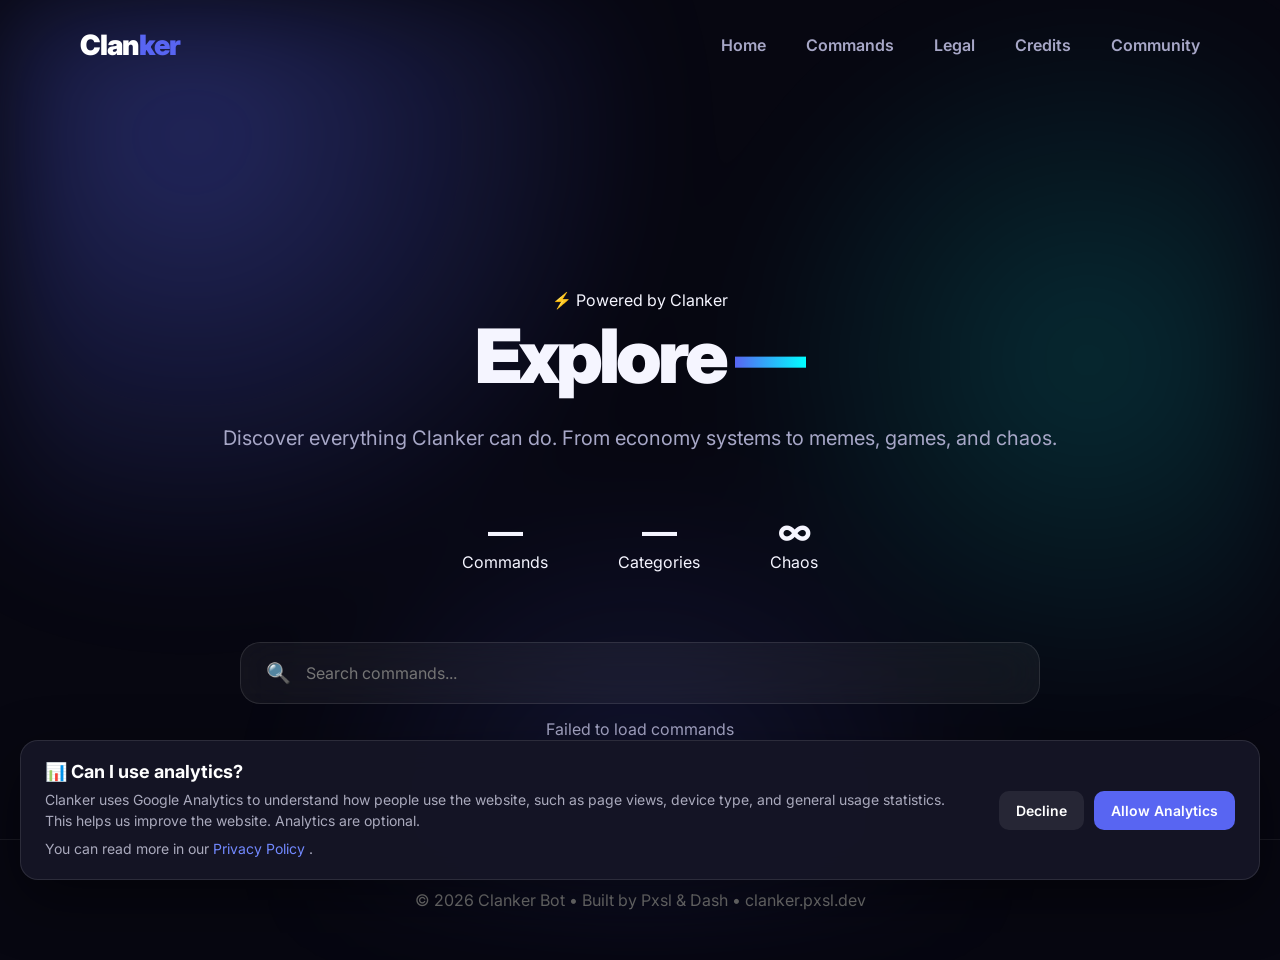
<file: commands/index.html>
<!DOCTYPE html>
<html lang="en">

<head>

    <script id="discord:component-embed" type="application/json">
    {
        "component": {
            "type": 17,
            "accent_color": 5793266,
            "components": [
                {
                    "type": 9,
                    "components": [
                        {
                            "type": 10,
                            "content": "# **[Clanker Commands](https://clanker.pxsl.dev/commands/)**\nExplore everything Clanker can do, from economy and games to memes, image tools, and pure chaos."
                        }
                    ],
                    "accessory": {
                        "type": 11,
                        "media": {
                            "url": "https://clanker.pxsl.dev/assets/clanker.png"
                        }
                    }
                },
                {
                    "type": 14,
                    "spacing": 1
                },
                {
                    "type": 10,
                    "content": "⚡ **80+ Commands**\nBrowse the full command list, search for specific commands, and discover something new to do."
                },
                {
                    "type": 1,
                    "components": [
                        {
                            "type": 2,
                            "style": 5,
                            "url": "https://clanker.pxsl.dev/commands/",
                            "label": "Visit Website"
                        },
                        {
                            "type": 2,
                            "style": 5,
                            "url": "https://pxsl.dev/discord/",
                            "label": "Community"
                        },
                        {
                            "type": 2,
                            "style": 5,
                            "url": "https://pxsl.dev/thanks/",
                            "label": "Support Me"
                        }
                    ]
                }
            ]
        }
    }
    </script>
    
    <meta charset="UTF-8">
    <meta name="viewport" content="width=device-width, initial-scale=1.0">

    <title>Clanker ~ Commands</title>

    <meta name="description" content="Full list of Clanker Discord bot commands including economy, gambling, fun, meme, and utility commands. Search and explore 80+ free commands instantly.">
    <meta name="keywords" content="clanker commands, discord bot commands, economy commands, fun commands, gambling commands">
    <meta name="robots" content="index, follow">
    <meta name="author" content="Pxsl">

    <link rel="canonical" href="https://clanker.pxsl.dev/commands/">

    <link rel="icon" href="/assets/clanker.png">

    <link rel="preconnect" href="https://fonts.googleapis.com">
    <link rel="preconnect" href="https://fonts.gstatic.com" crossorigin>

    <link href="https://fonts.googleapis.com/css2?family=Inter:wght@400;600;800;900&display=swap" rel="stylesheet">

    <link rel="stylesheet" href="/static/styles.css">


    <meta property="og:type" content="website">
    <meta property="og:title" content="Clanker Commands — 80+ Discord Bot Commands">
    <meta property="og:description" content="Browse every Clanker command including economy, games, memes and utility tools.">
    <meta property="og:url" content="https://clanker.pxsl.dev/commands/">
    <meta property="og:image" content="https://clanker.pxsl.dev/static/preview.png">

    <meta name="twitter:card" content="summary_large_image">

    <meta name="theme-color" content="#5865F2">


    <script type="application/ld+json">
    {
        "@context": "https://schema.org",
        "@type": "WebPage",
        "name": "Clanker Commands List",
        "url": "https://clanker.pxsl.dev/commands/",
        "description": "Full searchable list of Clanker Discord bot commands."
    }
    </script>


    <!-- Analytics consent banner -->

    <style>

        .analytics-banner {
            position: fixed;
            left: 20px;
            right: 20px;
            bottom: 20px;

            z-index: 99999;

            display: flex;
            align-items: center;
            justify-content: space-between;
            gap: 25px;

            padding: 20px 24px;

            background: rgba(21, 21, 38, 0.97);

            border: 1px solid rgba(255, 255, 255, 0.1);

            border-radius: 18px;

            box-shadow:
                0 20px 60px rgba(0, 0, 0, 0.45);

            backdrop-filter: blur(15px);
            -webkit-backdrop-filter: blur(15px);

            animation: analyticsBannerIn 0.35s ease;
        }


        .analytics-content {
            flex: 1;
        }


        .analytics-content h2 {
            margin: 0 0 7px;

            color: #fff;

            font-size: 18px;
            font-weight: 700;
        }


        .analytics-content p {
            margin: 0;

            color: #aaaabd;

            font-size: 14px;
            line-height: 1.5;
        }


        .analytics-content a {
            color: #7289ff;

            text-decoration: none;
        }


        .analytics-content a:hover {
            text-decoration: underline;
        }


        .analytics-buttons {
            display: flex;
            gap: 10px;

            flex-shrink: 0;
        }


        .analytics-buttons button {
            border: none;

            border-radius: 10px;

            padding: 11px 17px;

            font-family: inherit;

            font-size: 14px;
            font-weight: 600;

            cursor: pointer;

            transition:
                transform 0.15s ease,
                opacity 0.15s ease;
        }


        .analytics-buttons button:hover {
            transform: translateY(-1px);
            opacity: 0.9;
        }


        .analytics-deny {
            background: rgba(255, 255, 255, 0.08);

            color: #fff;
        }


        .analytics-allow {
            background: #5865f2;

            color: #fff;
        }


        @keyframes analyticsBannerIn {

            from {
                opacity: 0;
                transform: translateY(20px);
            }

            to {
                opacity: 1;
                transform: translateY(0);
            }

        }


        @media (max-width: 700px) {

            .analytics-banner {
                left: 12px;
                right: 12px;
                bottom: 12px;

                flex-direction: column;
                align-items: stretch;

                gap: 15px;
            }


            .analytics-buttons {
                width: 100%;
            }


            .analytics-buttons button {
                flex: 1;
            }

        }

    </style>

</head>



<body>

<div class="background"></div>


<nav>

    <a class="logo" href="/">
        Clan<span>ker</span>
    </a>

    <div class="nav-links">

        <a href="/">
            Home
        </a>

        <a href="/commands/">
            Commands
        </a>

        <a href="/legal/">
            Legal
        </a>
        
        <a href="/credits/">
            Credits
        </a>

        <a
            href="https://pxsl.dev/discord/"
            target="_blank"
            rel="noopener noreferrer"
        >
            Community
        </a>

    </div>

</nav>



<main class="commands-page">


    <section class="commands-hero">

        <div class="legal-badge">
            ⚡ Powered by Clanker
        </div>

        <h1>
            Explore
            <span id="heroCommandCount">... Commands</span>
        </h1>

        <p>
            Discover everything Clanker can do.
            From economy systems to memes,
            games, and chaos.
        </p>

        <div class="command-stats">

            <div>
                <strong id="commandTotal">...</strong>
                Commands
            </div>

            <div>
                <strong id="categoryTotal">...</strong>
                Categories
            </div>

            <div>
                <strong>∞</strong>
                Chaos
            </div>

        </div>

    </section>



    <section class="command-search">

        <div class="search-box">

            <span>🔍</span>

            <input
                type="text"
                id="search"
                placeholder="Search commands..."
            >

        </div>


        <p id="count">
            Loading commands...
        </p>

    </section>



    <noscript>

        <p>
            This page requires JavaScript to display commands.
        </p>

    </noscript>



    <section
        class="commands-grid"
        id="commandsGrid"
        aria-label="Discord bot commands list">
    </section>


</main>




<footer>

    <p>
        © 2026 Clanker Bot • Built by Pxsl & Dash • clanker.pxsl.dev
    </p>

</footer>



<!-- Analytics consent banner -->

<div
    class="analytics-banner"
    id="analytics-banner"
    role="dialog"
    aria-label="Analytics consent"
>

    <div class="analytics-content">

        <h2>
            📊 Can I use analytics?
        </h2>

        <p>
            Clanker uses Google Analytics to understand how people use
            the website, such as page views, device type, and general
            usage statistics. This helps us improve the website.
            Analytics are optional.
        </p>

        <p style="margin-top: 7px;">

            You can read more in our
            <a href="/legal/">
                Privacy Policy
            </a>.

        </p>

    </div>


    <div class="analytics-buttons">

        <button
            class="analytics-deny"
            id="analytics-deny"
            type="button"
        >
            Decline
        </button>


        <button
            class="analytics-allow"
            id="analytics-allow"
            type="button"
        >
            Allow Analytics
        </button>

    </div>

</div>



<script>

    const ANALYTICS_ID = "G-J10Z1FWB4F";

    const banner =
        document.getElementById("analytics-banner");

    const allowButton =
        document.getElementById("analytics-allow");

    const denyButton =
        document.getElementById("analytics-deny");


    /*
     * Loads Google Analytics only after
     * the visitor has given consent.
     */

    function enableAnalytics() {

        if (window.__analyticsLoaded) {
            return;
        }

        window.__analyticsLoaded = true;


        const script =
            document.createElement("script");

        script.async = true;

        script.src =
            "https://www.googletagmanager.com/gtag/js?id=" +
            ANALYTICS_ID;

        document.head.appendChild(script);


        window.dataLayer =
            window.dataLayer || [];


        window.gtag = function () {
            window.dataLayer.push(arguments);
        };


        window.gtag(
            "js",
            new Date()
        );


        window.gtag(
            "config",
            ANALYTICS_ID
        );

    }


    /*
     * Hide the banner.
     */

    function hideAnalyticsBanner() {

        if (banner) {
            banner.style.display = "none";
        }

    }


    /*
     * Allow analytics.
     */

    if (allowButton) {

        allowButton.addEventListener(
            "click",
            function () {

                localStorage.setItem(
                    "analytics-consent",
                    "accepted"
                );

                enableAnalytics();

                hideAnalyticsBanner();

            }
        );

    }


    /*
     * Decline analytics.
     */

    if (denyButton) {

        denyButton.addEventListener(
            "click",
            function () {

                localStorage.setItem(
                    "analytics-consent",
                    "declined"
                );

                hideAnalyticsBanner();

            }
        );

    }


    /*
     * Check whether the visitor has
     * already made their choice.
     */

    const savedConsent =
        localStorage.getItem(
            "analytics-consent"
        );


    if (savedConsent === "accepted") {

        enableAnalytics();

        hideAnalyticsBanner();

    }

    else if (savedConsent === "declined") {

        hideAnalyticsBanner();

    }

</script>



<script src="script.js" defer></script>

<script src='https://storage.ko-fi.com/cdn/scripts/overlay-widget.js'></script>
<script>
  kofiWidgetOverlay.draw('pxsldev', {
    'type': 'floating-chat',
    'floating-chat.donateButton.text': 'Support me',
    'floating-chat.donateButton.background-color': '#323842',
    'floating-chat.donateButton.text-color': '#fff'
  });
</script>

</body>

</html>
</file>
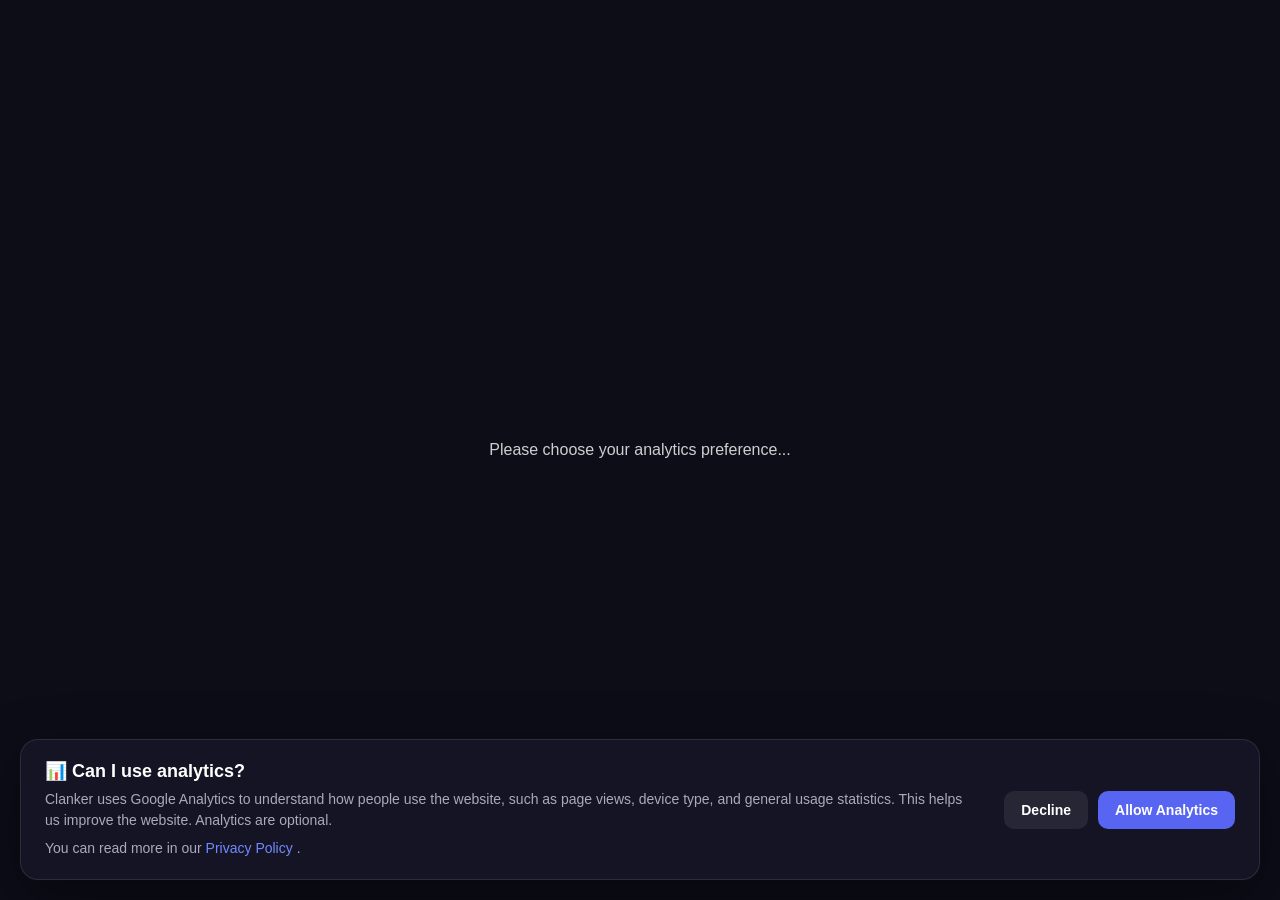
<file: invite/index.html>
<!DOCTYPE html>
<html lang="en">

<head>
    <script id="discord:component-embed" type="application/json">
    {
        "component": {
            "type": 17,
            "accent_color": 5793266,
            "components": [
                {
                    "type": 9,
                    "components": [
                        {
                            "type": 10,
                            "content": "# **[Invite Clanker](https://clanker.pxsl.dev/invite/)**\nAdd Clanker to your Discord server and bring some chaos with you.\n\n💰 Economy • 😂 Entertainment • 🎨 Image Tools • 🎮 Games"
                        }
                    ],
                    "accessory": {
                        "type": 11,
                        "media": {
                            "url": "https://clanker.pxsl.dev/assets/clanker.png"
                        }
                    }
                },
                {
                    "type": 14,
                    "spacing": 1
                },
                {
                    "type": 10,
                    "content": "## **100% Free**\nNo premium walls. No locked commands. Just Clanker."
                },
                {
                    "type": 1,
                    "components": [
                        {
                            "type": 2,
                            "style": 5,
                            "url": "https://discord.com/oauth2/authorize?client_id=1482397035909873865",
                            "label": "Invite Clanker"
                        },
                        {
                            "type": 2,
                            "style": 5,
                            "url": "https://pxsl.dev/discord/",
                            "label": "Community"
                        },
                        {
                            "type": 2,
                            "style": 5,
                            "url": "https://pxsl.dev/thanks/",
                            "label": "Support Me"
                        }
                    ]
                }
            ]
        }
    }
    </script>

    <meta charset="UTF-8">

    <title>Redirecting...</title>

    <style>
        * {
            box-sizing: border-box;
        }

        body {
            margin: 0;
            min-height: 100vh;
            display: flex;
            align-items: center;
            justify-content: center;

            background: #0d0d18;
            color: #fff;

            font-family: Arial, sans-serif;
        }

        .redirect-message {
            text-align: center;
            opacity: 0.8;
        }

        /* Analytics banner */

        .analytics-banner {
            position: fixed;
            left: 20px;
            right: 20px;
            bottom: 20px;

            z-index: 9999;

            display: flex;
            align-items: center;
            justify-content: space-between;
            gap: 25px;

            padding: 20px 24px;

            background: rgba(21, 21, 38, 0.97);
            border: 1px solid rgba(255, 255, 255, 0.1);

            border-radius: 18px;

            box-shadow:
                0 20px 60px rgba(0, 0, 0, 0.45);

            backdrop-filter: blur(15px);
            -webkit-backdrop-filter: blur(15px);

            animation: bannerIn 0.35s ease;
        }

        .analytics-content {
            flex: 1;
        }

        .analytics-content h2 {
            margin: 0 0 7px;

            font-size: 18px;
            font-weight: 700;
        }

        .analytics-content p {
            margin: 0;

            color: #aaaabd;

            font-size: 14px;
            line-height: 1.5;
        }

        .analytics-content a {
            color: #7289ff;
            text-decoration: none;
        }

        .analytics-content a:hover {
            text-decoration: underline;
        }

        .analytics-buttons {
            display: flex;
            gap: 10px;
            flex-shrink: 0;
        }

        .analytics-buttons button {
            border: none;
            border-radius: 10px;

            padding: 11px 17px;

            font-size: 14px;
            font-weight: 600;

            cursor: pointer;

            transition:
                transform 0.15s ease,
                opacity 0.15s ease;
        }

        .analytics-buttons button:hover {
            transform: translateY(-1px);
            opacity: 0.9;
        }

        .analytics-deny {
            background: rgba(255, 255, 255, 0.08);
            color: #fff;
        }

        .analytics-allow {
            background: #5865f2;
            color: #fff;
        }

        @keyframes bannerIn {
            from {
                opacity: 0;
                transform: translateY(20px);
            }

            to {
                opacity: 1;
                transform: translateY(0);
            }
        }

        @media (max-width: 700px) {
            .analytics-banner {
                left: 12px;
                right: 12px;
                bottom: 12px;

                flex-direction: column;
                align-items: stretch;

                gap: 15px;
            }

            .analytics-buttons {
                width: 100%;
            }

            .analytics-buttons button {
                flex: 1;
            }
        }
    </style>
</head>

<body>

    <div class="redirect-message">
        <p id="redirect-text">Please choose your analytics preference...</p>
    </div>


    <!-- Analytics consent banner -->

    <div class="analytics-banner" id="analytics-banner">

        <div class="analytics-content">

            <h2>📊 Can I use analytics?</h2>

            <p>
                Clanker uses Google Analytics to understand how people use
                the website, such as page views, device type, and general
                usage statistics. This helps us improve the website.
                Analytics are optional.
            </p>

            <p style="margin-top: 7px;">
                You can read more in our
                <a href="/legal/" target="_blank">
                    Privacy Policy
                </a>.
            </p>

        </div>

        <div class="analytics-buttons">

            <button
                class="analytics-deny"
                id="analytics-deny"
                type="button"
            >
                Decline
            </button>

            <button
                class="analytics-allow"
                id="analytics-allow"
                type="button"
            >
                Allow Analytics
            </button>

        </div>

    </div>


    <script>

        const ANALYTICS_ID = "G-J10Z1FWB4F";

        const REDIRECT_URL =
            "https://discord.com/oauth2/authorize?client_id=1482397035909873865";

        const banner =
            document.getElementById("analytics-banner");

        const allowButton =
            document.getElementById("analytics-allow");

        const denyButton =
            document.getElementById("analytics-deny");

        const redirectText =
            document.getElementById("redirect-text");


        /*
         * Load Google Analytics only after
         * the user has explicitly allowed it.
         */

        function enableAnalytics() {

            const script =
                document.createElement("script");

            script.async = true;

            script.src =
                "https://www.googletagmanager.com/gtag/js?id=" +
                ANALYTICS_ID;

            document.head.appendChild(script);


            window.dataLayer =
                window.dataLayer || [];

            window.gtag = function () {
                window.dataLayer.push(arguments);
            };


            window.gtag(
                "js",
                new Date()
            );

            window.gtag(
                "config",
                ANALYTICS_ID
            );
        }


        /*
         * Continue to Discord.
         */

        function redirectToDiscord() {

            banner.style.display = "none";

            redirectText.textContent =
                "Redirecting to Discord...";

            window.location.replace(
                REDIRECT_URL
            );
        }


        /*
         * Allow analytics.
         */

        allowButton.addEventListener(
            "click",
            function () {

                localStorage.setItem(
                    "analytics-consent",
                    "accepted"
                );

                enableAnalytics();

                redirectToDiscord();
            }
        );


        /*
         * Decline analytics.
         */

        denyButton.addEventListener(
            "click",
            function () {

                localStorage.setItem(
                    "analytics-consent",
                    "declined"
                );

                redirectToDiscord();
            }
        );


        /*
         * If the visitor has already made
         * a choice, don't show the banner again.
         */

        const savedConsent =
            localStorage.getItem(
                "analytics-consent"
            );


        if (savedConsent === "accepted") {

            enableAnalytics();

            redirectToDiscord();

        } else if (savedConsent === "declined") {

            redirectToDiscord();

        }

    </script>

<script src='https://storage.ko-fi.com/cdn/scripts/overlay-widget.js'></script>
<script>
  kofiWidgetOverlay.draw('pxsldev', {
    'type': 'floating-chat',
    'floating-chat.donateButton.text': 'Support me',
    'floating-chat.donateButton.background-color': '#323842',
    'floating-chat.donateButton.text-color': '#fff'
  });
</script>

</body>

</html>
</file>
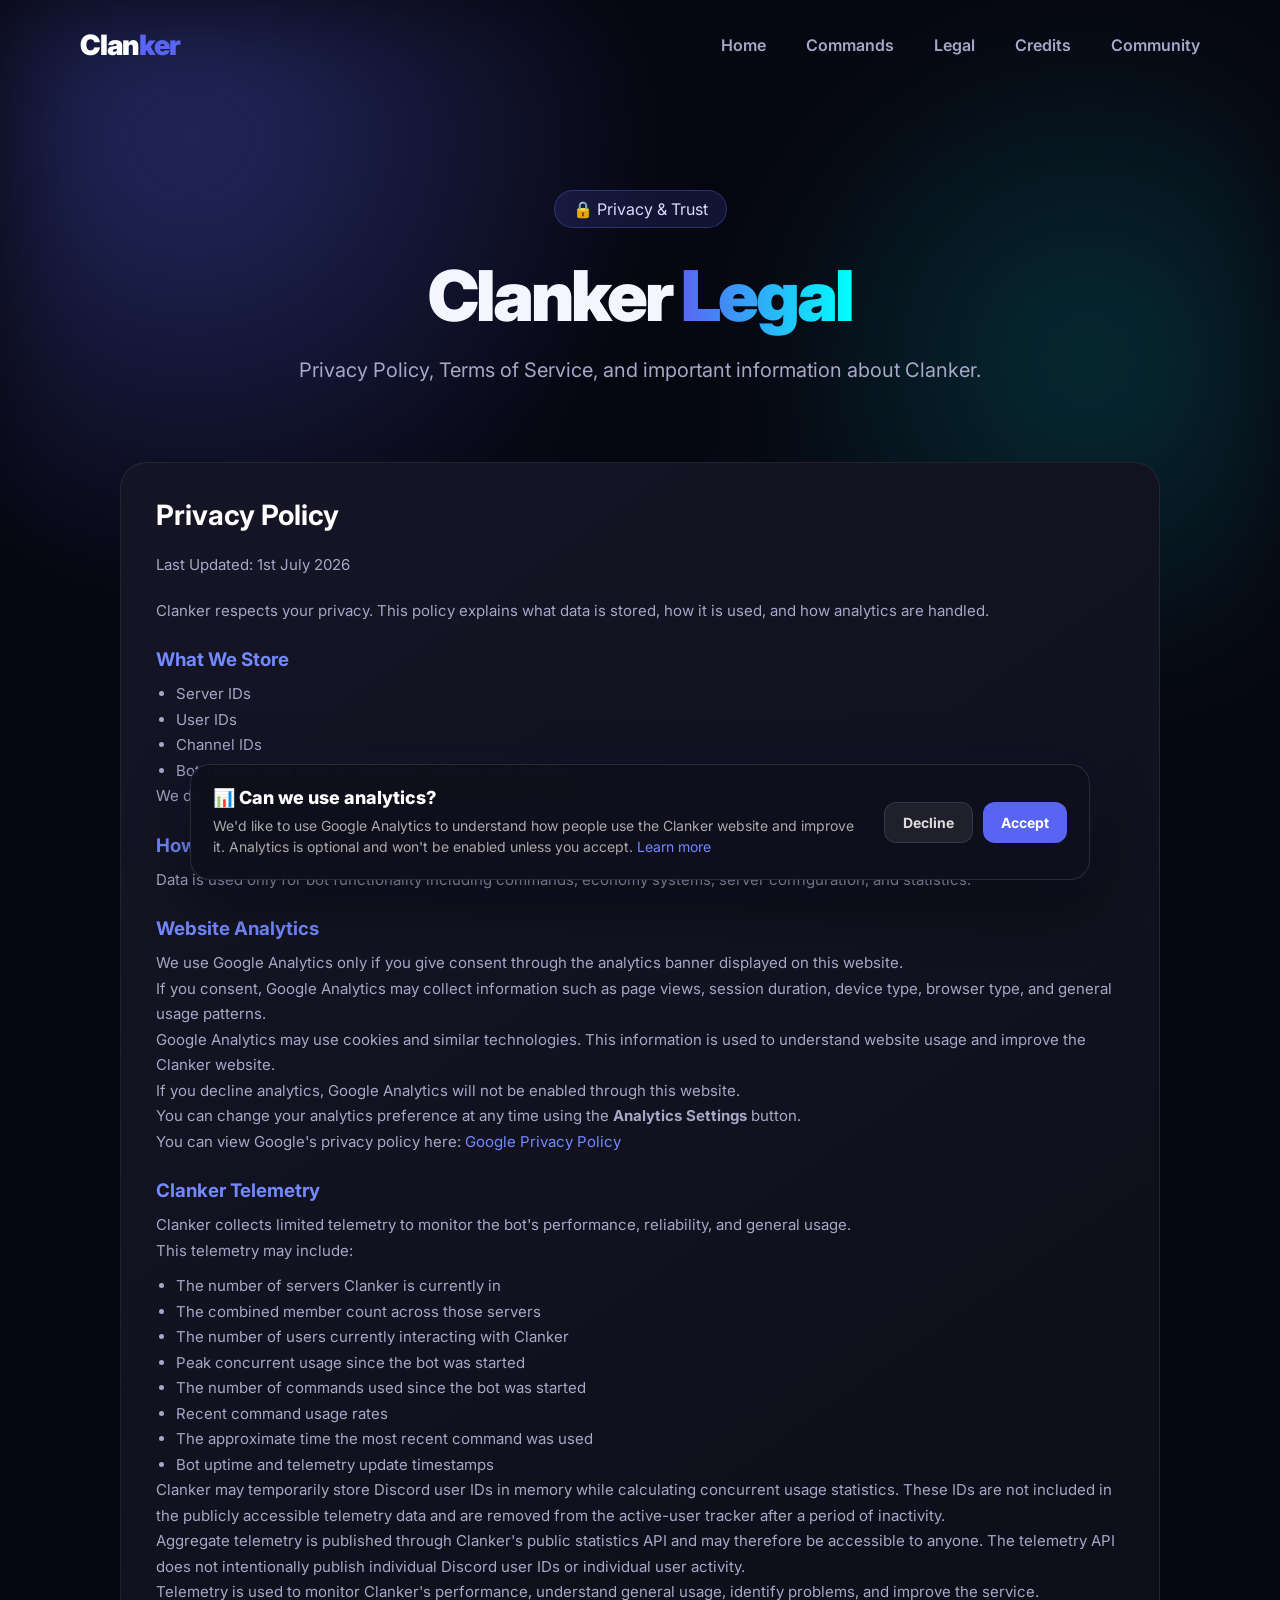
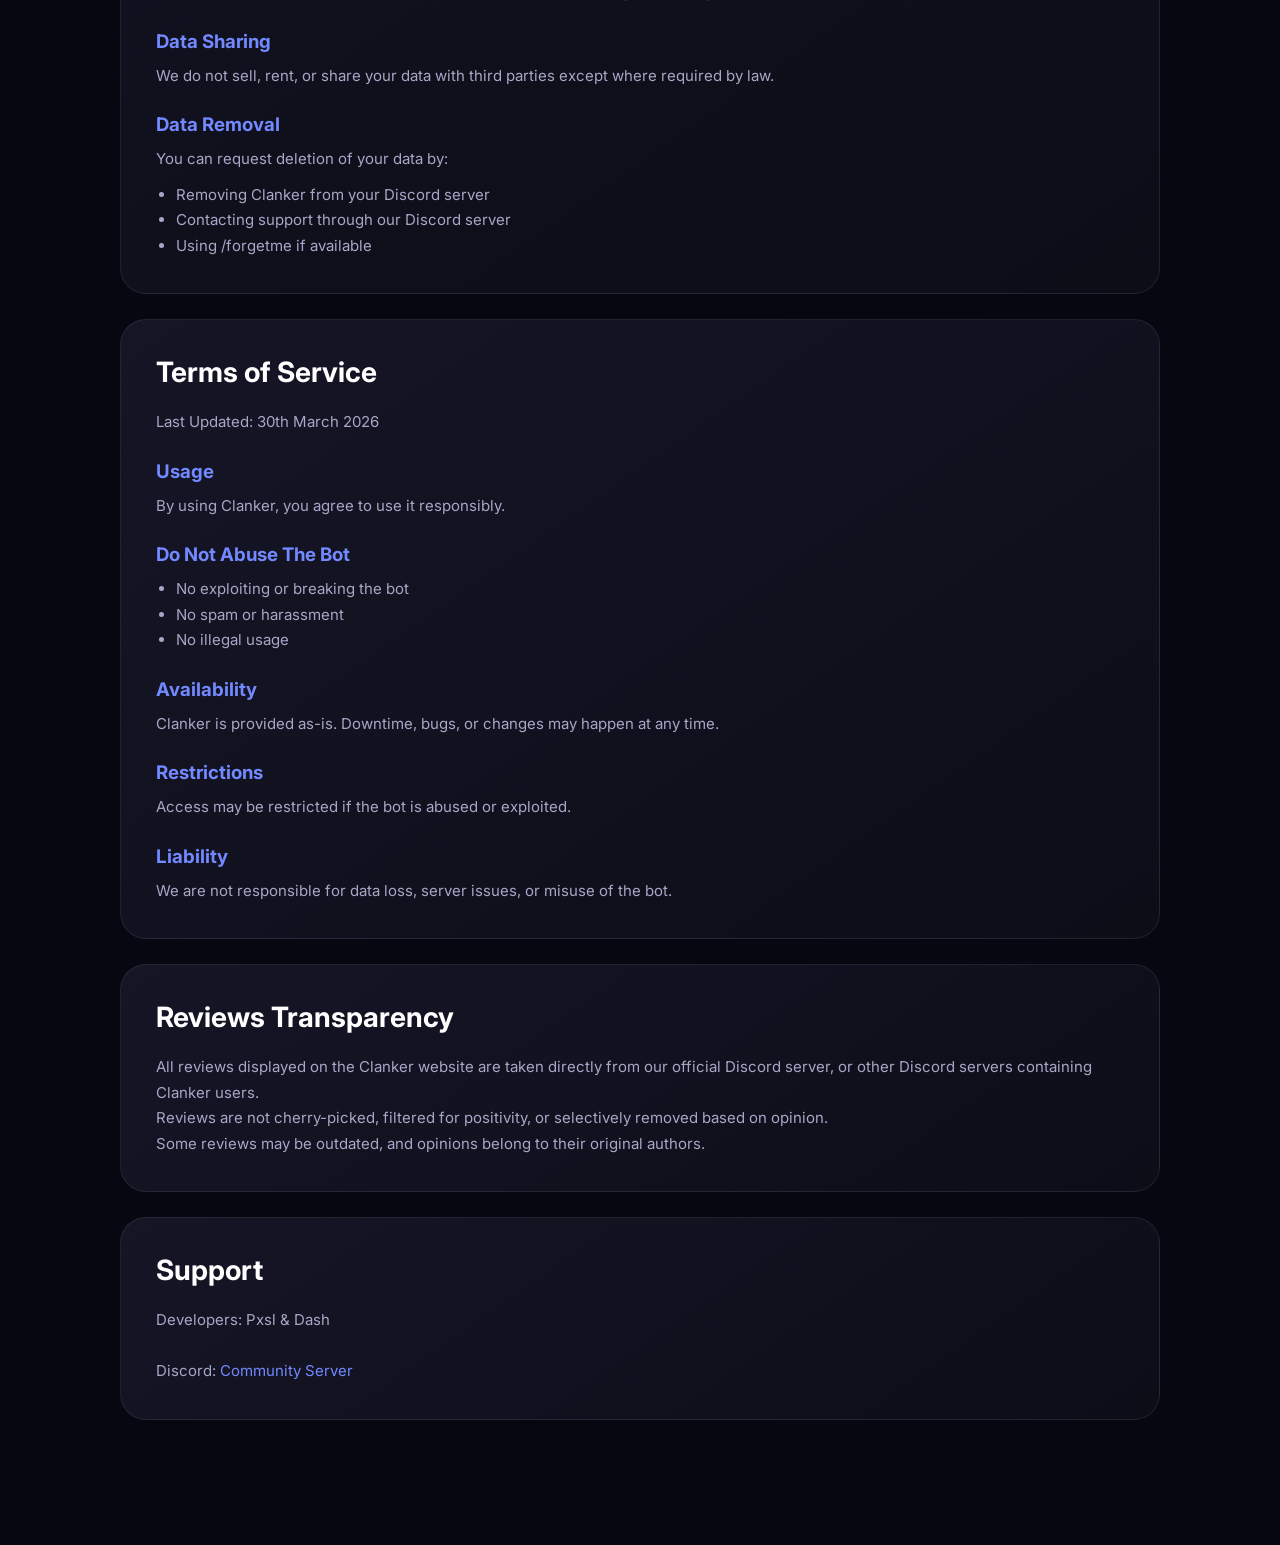
<file: legal/index.html>
<!DOCTYPE html>
<html lang="en">

<head>

    <script id="discord:component-embed" type="application/json">
    {
        "component": {
            "type": 17,
            "accent_color": 5793266,
            "components": [
                {
                    "type": 9,
                    "components": [
                        {
                            "type": 10,
                            "content": "# **[Clanker Legal](https://clanker.pxsl.dev/legal/)**\nPrivacy Policy, Terms of Service, and important information about Clanker."
                        }
                    ],
                    "accessory": {
                        "type": 11,
                        "media": {
                            "url": "https://clanker.pxsl.dev/assets/clanker.png"
                        }
                    }
                },
                {
                    "type": 14,
                    "spacing": 1
                },
                {
                    "type": 10,
                    "content": "🔒 **Privacy & Trust**\nLearn how Clanker handles data, analytics, telemetry, usage, and your rights."
                },
                {
                    "type": 1,
                    "components": [
                        {
                            "type": 2,
                            "style": 5,
                            "url": "https://clanker.pxsl.dev/legal/",
                            "label": "Visit Website"
                        },
                        {
                            "type": 2,
                            "style": 5,
                            "url": "https://pxsl.dev/discord/",
                            "label": "Community"
                        },
                        {
                            "type": 2,
                            "style": 5,
                            "url": "https://pxsl.dev/thanks/",
                            "label": "Support Me"
                        }
                    ]
                }
            ]
        }
    }
    </script>

    <meta charset="UTF-8">
    <meta name="viewport" content="width=device-width, initial-scale=1.0">

    <title>Clanker ~ Legal</title>

    <meta name="description" content="Clanker privacy policy and terms of service.">

    <link href="https://fonts.googleapis.com/css2?family=Inter:wght@400;600;800;900&display=swap" rel="stylesheet">

    <link rel="stylesheet" href="/static/styles.css">

    <style>

        .legal-page {
            max-width: 1100px;
            margin: auto;
            padding: 100px 30px;
        }

        .legal-hero {
            text-align: center;
            margin-bottom: 80px;
        }

        .legal-badge {
            display: inline-block;
            padding: 8px 18px;
            border-radius: 999px;
            background: rgba(88, 101, 242, .15);
            border: 1px solid rgba(88, 101, 242, .35);
            color: #d8dcff;
            margin-bottom: 25px;
        }

        .legal-hero h1 {
            font-size: 70px;
            font-weight: 900;
            letter-spacing: -3px;
        }

        .legal-hero h1 span {
            background: linear-gradient(
                90deg,
                #5865f2,
                #00ffff
            );

            background-clip: text;
            -webkit-background-clip: text;

            color: transparent;
            -webkit-text-fill-color: transparent;
        }

        .legal-hero p {
            margin-top: 20px;
            color: var(--muted);
            font-size: 20px;
        }

        .legal-card {
            background: linear-gradient(
                145deg,
                #151526,
                #0d0d18
            );

            border: 1px solid rgba(255,255,255,.08);
            border-radius: 26px;
            padding: 35px;
            margin-bottom: 25px;
            transition: .25s;
        }

        .legal-card:hover {
            border-color: rgba(88,101,242,.5);
            transform: translateY(-4px);
        }

        .legal-card h2 {
            font-size: 28px;
            margin-bottom: 20px;
            color: white;
        }

        .legal-card h3 {
            margin-top: 25px;
            margin-bottom: 10px;
            color: #7289ff;
        }

        .legal-card p,
        .legal-card li {
            color: var(--muted);
            line-height: 1.7;
            font-size: 15px;
        }

        .legal-card ul {
            margin-left: 20px;
            margin-top: 10px;
        }

        .legal-card a {
            color: #7289ff;
            text-decoration: none;
        }

        .legal-card a:hover {
            text-decoration: underline;
        }

        .last-updated {
            color: #777;
            font-size: 14px;
            margin-bottom: 20px;
        }


        /* =========================
           ANALYTICS CONSENT BANNER
           ========================= */

        .analytics-banner {
            position: fixed;

            left: 20px;
            right: 20px;
            bottom: 20px;

            max-width: 900px;
            margin: auto;

            z-index: 99999;

            background: rgba(15, 15, 28, .97);

            border: 1px solid rgba(255,255,255,.12);

            border-radius: 20px;

            box-shadow:
                0 20px 60px rgba(0,0,0,.45),
                0 0 40px rgba(88,101,242,.08);

            backdrop-filter: blur(20px);
            -webkit-backdrop-filter: blur(20px);

            padding: 22px;

            display: flex;

            align-items: center;
            justify-content: space-between;

            gap: 25px;

            opacity: 0;
            transform: translateY(30px);

            pointer-events: none;

            transition:
                opacity .3s ease,
                transform .3s ease;
        }

        .analytics-banner.active {
            opacity: 1;
            transform: translateY(0);
            pointer-events: auto;
        }

        .analytics-content {
            flex: 1;
        }

        .analytics-content h2 {
            margin: 0 0 7px;
            color: white;
            font-size: 18px;
            font-weight: 800;
        }

        .analytics-content p {
            margin: 0;
            color: #aaa;
            line-height: 1.5;
            font-size: 14px;
        }

        .analytics-content a {
            color: #7289ff;
            text-decoration: none;
        }

        .analytics-content a:hover {
            text-decoration: underline;
        }

        .analytics-actions {
            display: flex;
            gap: 10px;
            flex-shrink: 0;
        }

        .analytics-btn {
            border: none;
            border-radius: 12px;
            padding: 11px 18px;

            font-family: inherit;
            font-size: 14px;
            font-weight: 700;

            cursor: pointer;

            transition: .2s;
        }

        .analytics-btn:hover {
            transform: translateY(-2px);
        }

        .analytics-accept {
            background: #5865f2;
            color: white;
        }

        .analytics-accept:hover {
            background: #4752c4;
        }

        .analytics-decline {
            background: rgba(255,255,255,.08);
            color: #ddd;

            border: 1px solid rgba(255,255,255,.1);
        }

        .analytics-decline:hover {
            background: rgba(255,255,255,.13);
        }


        /* =========================
           ANALYTICS SETTINGS BUTTON
           ========================= */

        .analytics-settings {
            position: fixed;

            bottom: 15px;
            left: 15px;

            z-index: 9998;

            border: 1px solid rgba(255,255,255,.1);

            background: rgba(15,15,28,.85);

            color: #aaa;

            padding: 8px 12px;

            border-radius: 10px;

            font-family: inherit;
            font-size: 12px;

            cursor: pointer;

            opacity: .7;

            transition: .2s;

            display: none;
        }

        .analytics-settings:hover {
            opacity: 1;
            color: white;
            background: rgba(88,101,242,.2);
        }


        /* =========================
           MOBILE
           ========================= */

        @media (max-width: 700px) {

            .legal-page {
                padding: 70px 18px;
            }

            .legal-hero h1 {
                font-size: 48px;
            }

            .analytics-banner {
                left: 12px;
                right: 12px;
                bottom: 12px;

                padding: 18px;

                flex-direction: column;

                align-items: stretch;

                gap: 16px;
            }

            .analytics-actions {
                width: 100%;
            }

            .analytics-btn {
                flex: 1;
            }

        }

    </style>

</head>


<body>


<div class="background"></div>


<nav>

    <a class="logo" href="/">
        Clan<span>ker</span>
    </a>

    <div class="nav-links">

        <a href="/">Home</a>

        <a href="/commands/">
            Commands
        </a>

        <a href="/legal/">
            Legal
        </a>

        <a href="/credits/">
            Credits
        </a>

        <a href="https://pxsl.dev/discord/" target="_blank">
            Community
        </a>

    </div>

</nav>


<main class="legal-page">


    <section class="legal-hero">

        <div class="legal-badge">
            🔒 Privacy & Trust
        </div>

        <h1>
            Clanker
            <span>
                Legal
            </span>
        </h1>

        <p>
            Privacy Policy, Terms of Service,
            and important information about Clanker.
        </p>

    </section>


    <section class="legal-card">

        <h2>
            Privacy Policy
        </h2>

        <p class="last-updated">
            Last Updated: 1st July 2026
        </p>

        <p>
            Clanker respects your privacy. This policy explains what data is stored,
            how it is used, and how analytics are handled.
        </p>


        <h3>
            What We Store
        </h3>

        <ul>

            <li>
                Server IDs
            </li>

            <li>
                User IDs
            </li>

            <li>
                Channel IDs
            </li>

            <li>
                Bot-related data such as balances, settings and statistics
            </li>

        </ul>


        <p>
            We do not collect personal information such as real names,
            passwords, or private messages.
        </p>


        <h3>
            How Data Is Used
        </h3>

        <p>
            Data is used only for bot functionality including commands,
            economy systems, server configuration, and statistics.
        </p>


        <h3>
            Website Analytics
        </h3>

        <p>
            We use Google Analytics only if you give consent through the
            analytics banner displayed on this website.
        </p>

        <p>
            If you consent, Google Analytics may collect information such as
            page views, session duration, device type, browser type, and
            general usage patterns.
        </p>

        <p>
            Google Analytics may use cookies and similar technologies.
            This information is used to understand website usage and improve
            the Clanker website.
        </p>

        <p>
            If you decline analytics, Google Analytics will not be enabled
            through this website.
        </p>

        <p>
            You can change your analytics preference at any time using the
            <strong>Analytics Settings</strong> button.
        </p>

        <p>
            You can view Google's privacy policy here:

            <a
                href="https://policies.google.com/privacy"
                target="_blank"
                rel="noopener noreferrer"
            >
                Google Privacy Policy
            </a>
        </p>


        <h3>
            Clanker Telemetry
        </h3>

        <p>
            Clanker collects limited telemetry to monitor the bot's performance,
            reliability, and general usage.
        </p>

        <p>
            This telemetry may include:
        </p>

        <ul>

            <li>
                The number of servers Clanker is currently in
            </li>

            <li>
                The combined member count across those servers
            </li>

            <li>
                The number of users currently interacting with Clanker
            </li>

            <li>
                Peak concurrent usage since the bot was started
            </li>

            <li>
                The number of commands used since the bot was started
            </li>

            <li>
                Recent command usage rates
            </li>

            <li>
                The approximate time the most recent command was used
            </li>

            <li>
                Bot uptime and telemetry update timestamps
            </li>

        </ul>


        <p>
            Clanker may temporarily store Discord user IDs in memory while
            calculating concurrent usage statistics. These IDs are not included
            in the publicly accessible telemetry data and are removed from the
            active-user tracker after a period of inactivity.
        </p>


        <p>
            Aggregate telemetry is published through Clanker's public statistics
            API and may therefore be accessible to anyone. The telemetry API
            does not intentionally publish individual Discord user IDs or
            individual user activity.
        </p>


        <p>
            Telemetry is used to monitor Clanker's performance, understand
            general usage, identify problems, and improve the service.
        </p>


        <h3>
            Data Sharing
        </h3>

        <p>
            We do not sell, rent, or share your data with third parties
            except where required by law.
        </p>


        <h3>
            Data Removal
        </h3>

        <p>
            You can request deletion of your data by:
        </p>

        <ul>

            <li>
                Removing Clanker from your Discord server
            </li>

            <li>
                Contacting support through our Discord server
            </li>

            <li>
                Using /forgetme if available
            </li>

        </ul>

    </section>


    <section class="legal-card">

        <h2>
            Terms of Service
        </h2>

        <p class="last-updated">
            Last Updated: 30th March 2026
        </p>


        <h3>
            Usage
        </h3>

        <p>
            By using Clanker, you agree to use it responsibly.
        </p>


        <h3>
            Do Not Abuse The Bot
        </h3>

        <ul>

            <li>
                No exploiting or breaking the bot
            </li>

            <li>
                No spam or harassment
            </li>

            <li>
                No illegal usage
            </li>

        </ul>


        <h3>
            Availability
        </h3>

        <p>
            Clanker is provided as-is.
            Downtime, bugs, or changes may happen at any time.
        </p>


        <h3>
            Restrictions
        </h3>

        <p>
            Access may be restricted if the bot is abused or exploited.
        </p>


        <h3>
            Liability
        </h3>

        <p>
            We are not responsible for data loss, server issues,
            or misuse of the bot.
        </p>

    </section>


    <section class="legal-card">

        <h2>
            Reviews Transparency
        </h2>

        <p>
            All reviews displayed on the Clanker website are taken directly
            from our official Discord server, or other Discord servers
            containing Clanker users.
        </p>

        <p>
            Reviews are not cherry-picked, filtered for positivity,
            or selectively removed based on opinion.
        </p>

        <p>
            Some reviews may be outdated,
            and opinions belong to their original authors.
        </p>

    </section>


    <section class="legal-card">

        <h2>
            Support
        </h2>

        <p>
            Developers: Pxsl & Dash
            <br><br>

            Discord:

            <a href="https://pxsl.dev/discord/">
                Community Server
            </a>
        </p>

    </section>


</main>


<!-- =========================
     ANALYTICS CONSENT BANNER
     ========================= -->

<div
    class="analytics-banner"
    id="analytics-banner"
    role="dialog"
    aria-label="Analytics consent"
    aria-describedby="analytics-description"
>

    <div class="analytics-content">

        <h2>
            📊 Can we use analytics?
        </h2>

        <p id="analytics-description">
            We'd like to use Google Analytics to understand how people use
            the Clanker website and improve it. Analytics is optional and
            won't be enabled unless you accept.
            <a href="/legal/">
                Learn more
            </a>
        </p>

    </div>


    <div class="analytics-actions">

        <button
            class="analytics-btn analytics-decline"
            id="analytics-decline"
            type="button"
        >
            Decline
        </button>

        <button
            class="analytics-btn analytics-accept"
            id="analytics-accept"
            type="button"
        >
            Accept
        </button>

    </div>

</div>


<button
    class="analytics-settings"
    id="analytics-settings"
    type="button"
>
    ⚙ Analytics Settings
</button>


<script>

(function () {

    const ANALYTICS_ID = "G-J10Z1FWB4F";

    const STORAGE_KEY = "clanker_analytics_consent";

    const banner = document.getElementById("analytics-banner");

    const acceptButton =
        document.getElementById("analytics-accept");

    const declineButton =
        document.getElementById("analytics-decline");

    const settingsButton =
        document.getElementById("analytics-settings");


    function loadGoogleAnalytics() {

        if (window.__clankerAnalyticsLoaded) {
            return;
        }

        window.__clankerAnalyticsLoaded = true;


        const script = document.createElement("script");

        script.async = true;

        script.src =
            "https://www.googletagmanager.com/gtag/js?id="
            + ANALYTICS_ID;

        document.head.appendChild(script);


        window.dataLayer = window.dataLayer || [];


        function gtag() {
            window.dataLayer.push(arguments);
        }


        window.gtag = gtag;


        gtag("js", new Date());

        gtag("config", ANALYTICS_ID);

    }


    function hideBanner() {

        banner.classList.remove("active");

        settingsButton.style.display = "block";

    }


    function showBanner() {

        banner.classList.add("active");

        settingsButton.style.display = "none";

    }


    function setConsent(value) {

        localStorage.setItem(
            STORAGE_KEY,
            value
        );

    }


    acceptButton.addEventListener("click", function () {

        setConsent("accepted");

        loadGoogleAnalytics();

        hideBanner();

    });


    declineButton.addEventListener("click", function () {

        setConsent("declined");

        hideBanner();

    });


    settingsButton.addEventListener("click", function () {

        showBanner();

    });


    const consent =
        localStorage.getItem(STORAGE_KEY);


    if (consent === "accepted") {

        loadGoogleAnalytics();

        settingsButton.style.display = "block";

    }

    else if (consent === "declined") {

        settingsButton.style.display = "block";

    }

    else {

        setTimeout(function () {

            showBanner();

        }, 300);

    }

})();

</script>

<script src='https://storage.ko-fi.com/cdn/scripts/overlay-widget.js'></script>
<script>
  kofiWidgetOverlay.draw('pxsldev', {
    'type': 'floating-chat',
    'floating-chat.donateButton.text': 'Support me',
    'floating-chat.donateButton.background-color': '#323842',
    'floating-chat.donateButton.text-color': '#fff'
  });
</script>

</body>

</html>
</file>
<file: static/styles.css>
:root {

    --bg: #070711;
    --card: #11111f;
    --card-hover: #17172b;

    --purple: #5865f2;
    --purple-light: #7289ff;
    --cyan: #00ffff;

    --text: #f5f5ff;
    --muted: #a7a7c7;

}


* {

    margin: 0;
    padding: 0;
    box-sizing: border-box;
    font-family: "Inter", sans-serif;

}


html {

    scroll-behavior: smooth;

}


body {

    background: var(--bg);
    color: var(--text);
    overflow-x: hidden;

}



/* BACKGROUND */

.background {

    position: fixed;
    inset: 0;
    z-index: -1;

    background:

    radial-gradient(
        circle at 15% 15%,
        rgba(88,101,242,0.35),
        transparent 35%
    ),

    radial-gradient(
        circle at 85% 40%,
        rgba(0,255,255,0.15),
        transparent 30%
    ),

    radial-gradient(
        circle at 50% 90%,
        rgba(88,101,242,0.15),
        transparent 35%
    );

    filter: blur(50px);

}



/* NAVBAR */

nav {

    height: 90px;

    display: flex;
    align-items: center;
    justify-content: space-between;

    padding: 0 80px;

}



.logo {

    color: white;
    text-decoration: none;

    font-size: 28px;
    font-weight: 900;

    letter-spacing: -1px;

}


.logo span {

    color: var(--purple);

}



.nav-links {

    display: flex;
    gap: 40px;

}


.nav-links a {

    color: var(--muted);
    text-decoration: none;

    font-weight: 600;

    transition: .25s;

}


.nav-links a:hover {

    color: white;

}





/* HERO */


.hero {

    max-width: 1300px;

    margin: auto;

    padding: 100px 40px;

    display: grid;

    grid-template-columns: 1fr 430px;

    gap: 90px;

    align-items: center;

}



.badge {

    display: inline-block;

    padding: 9px 18px;

    border-radius: 999px;

    background:
    rgba(88,101,242,.15);

    border: 1px solid rgba(88,101,242,.35);

    color: #d6d9ff;

    font-size: 14px;

    margin-bottom: 30px;

}





.hero h1 {

    font-size: 78px;

    line-height: 1.02;

    letter-spacing: -4px;

    font-weight: 900;

}



.hero h1 span {

    display: block;

    background:

    linear-gradient(
        90deg,
        #5865f2,
        #00ffff
    );

    -webkit-background-clip: text;
    background-clip: text;

    color: transparent;

}





.hero p {

    margin-top: 30px;

    max-width: 600px;

    font-size: 20px;

    line-height: 1.7;

    color: var(--muted);

}





.buttons {

    display: flex;

    gap: 15px;

    margin-top: 45px;

}



.btn {

    padding: 16px 32px;

    border-radius: 14px;

    text-decoration: none;

    font-weight: 800;

    transition: .25s;

}



.primary {

    background: var(--purple);

    color:white;

    box-shadow:

    0 20px 60px rgba(88,101,242,.45);

}



.primary:hover {

    transform: translateY(-4px);

    background: var(--purple-light);

}





.secondary {

    border:

    1px solid rgba(255,255,255,.15);

    color:white;

    background:rgba(255,255,255,.03);

}



.secondary:hover {

    background:rgba(255,255,255,.08);

}





/* MINI STATS */


.mini-stats {

    display:flex;

    gap:55px;

    margin-top:70px;

}


.mini-stats strong {

    display:block;

    font-size:32px;

    font-weight:900;

    color:white;

}


.mini-stats div {

    color:var(--muted);

    font-size:14px;

}





/* DISCORD MOCKUP */


.discord-preview {

    background:

    linear-gradient(
        145deg,
        #161629,
        #0d0d18
    );

    border:

    1px solid rgba(255,255,255,.08);

    border-radius:28px;

    padding:25px;

    box-shadow:

    0 40px 100px rgba(0,0,0,.6);

}



.discord-header {

    display:flex;

    align-items:center;

    gap:15px;

    margin-bottom:25px;

}



.discord-header img {

    width:55px;

    height:55px;

    border-radius:50%;

}



.discord-header p {

    color:#43b581;

    font-size:13px;

    margin:0;

}





.message {

    display:flex;

    gap:14px;

    padding:15px;

    margin-top:15px;

    border-radius:16px;

    background:

    rgba(255,255,255,.04);

}



.message img {

    width:45px;

    height:45px;

    border-radius:50%;

}


.message p {

    margin:5px 0 0;

    font-size:14px;

    color:var(--muted);

}





/* FEATURES */


.features {

    padding:120px 40px;

    text-align:center;

}



.features h2,
.reviews h2 {

    font-size:52px;

    letter-spacing:-2px;

    margin-bottom:60px;

}





.grid {

    max-width:1200px;

    margin:auto;

    display:grid;

    grid-template-columns:

    repeat(auto-fit,minmax(280px,1fr));

    gap:25px;

}





.card {

    text-align:left;

    padding:35px;

    border-radius:26px;


    background:

    linear-gradient(
        145deg,
        #151526,
        #0d0d18
    );


    border:

    1px solid rgba(255,255,255,.07);


    transition:.3s;

}



.card:hover {

    transform:translateY(-10px);

    background:var(--card-hover);

    border-color:

    rgba(88,101,242,.5);


    box-shadow:

    0 20px 60px rgba(0,0,0,.4);

}





.card span {

    font-size:40px;

}



.card h3 {

    margin-top:20px;

    margin-bottom:12px;

    font-size:25px;

}



.card p {

    color:var(--muted);

    line-height:1.6;

}





/* REVIEWS */


.reviews {

    padding:120px 20px;

    text-align:center;

}



.reviews-row-wrap {

    overflow:hidden;

}



.reviews-row {

    display:flex;

    gap:20px;

    overflow-x:hidden;

}



.review-card {

    min-width:330px;

    padding:25px;

    border-radius:22px;

    background:

    rgba(255,255,255,.04);


    border:

    1px solid rgba(255,255,255,.08);

}



.review-avatar {

    width:55px;

    height:55px;

    border-radius:50%;

}



.review-name {

    margin-top:10px;

    font-weight:800;

}



.review-stars {

    color:#ffd700;

}



.review-quote {

    color:var(--muted);

    margin-top:10px;

    line-height:1.5;

}





/* FOOTER */


footer {

    border-top:

    1px solid rgba(255,255,255,.08);

    padding:50px;

    text-align:center;

    color:#777;

}





/* COMMANDS PAGE SUPPORT */


.commands-page {

    max-width:1200px;

    margin:auto;

    padding:100px 30px;

}



.commands-grid {

    display:grid;

    grid-template-columns:

    repeat(auto-fit,minmax(280px,1fr));

    gap:20px;

}





.command-card {

    background:

    rgba(255,255,255,.04);

    border:

    1px solid rgba(255,255,255,.08);

    padding:25px;

    border-radius:20px;

    transition:.25s;

}



.command-card:hover {

    transform:translateY(-5px);

    border-color:var(--purple);

}



.command-name {

    color:var(--purple);

    font-weight:900;

}





/* MOBILE */


@media(max-width:900px) {


nav {

    padding:20px;

}



.nav-links {

    display:none;

}



.hero {

    grid-template-columns:1fr;

    padding-top:60px;

}



.hero h1 {

    font-size:48px;

    letter-spacing:-2px;

}



.mini-stats {

    gap:25px;

}



.features h2,
.reviews h2 {

    font-size:38px;

}



}

.commands-hero {

    text-align:center;

    padding:100px 20px 70px;

}


.commands-hero h1 {

    font-size:75px;

    font-weight:900;

    letter-spacing:-4px;

}


.commands-hero h1 span {

    background: linear-gradient(
        90deg,
        #5865f2,
        #00ffff
    );

    background-clip: text;
    -webkit-background-clip: text;

    color: transparent;
    -webkit-text-fill-color: transparent;

}



.commands-hero p {

    color:var(--muted);

    font-size:20px;

    margin-top:25px;

}



.command-stats {

    display:flex;

    justify-content:center;

    gap:70px;

    margin-top:60px;

}



.command-stats strong {

    display:block;

    font-size:35px;

}




.command-search {

    max-width:800px;

    margin:auto;

    text-align:center;

}



.search-box {

    display:flex;

    align-items:center;

    gap:15px;

    padding:18px 25px;


    background:

    rgba(255,255,255,.05);


    border:

    1px solid rgba(255,255,255,.1);


    border-radius:20px;


    backdrop-filter:blur(20px);

}



.search-box span {

    font-size:20px;

}



.search-box input {

    width:100%;

    background:none;

    border:none;

    outline:none;

    color:white;

    font-size:16px;

}



#count {

    margin-top:15px;

    color:var(--muted);

}





.command-card {

    background:

    linear-gradient(
        145deg,
        #151526,
        #0d0d18
    );


    border:

    1px solid rgba(255,255,255,.08);


    border-radius:22px;


    padding:25px;


    transition:.25s;

}



.command-card:hover {

    transform:translateY(-8px);


    border-color:#5865f2;


    box-shadow:

    0 20px 60px rgba(0,0,0,.4);

}



.command-name {

    color:#7289ff;

    font-size:20px;

    font-weight:900;

}



.command-desc {

    margin-top:10px;

    color:var(--muted);

}




@media(max-width:700px){


.commands-hero h1 {

    font-size:45px;

}


.command-stats {

    gap:25px;

}


}

/* GITHUB / OPEN SOURCE */

.github-section {

    padding: 60px 40px 120px;

}

.github-card {

    max-width: 1100px;
    margin: auto;

    display: flex;
    align-items: center;
    gap: 40px;

    padding: 50px;

    border-radius: 30px;

    background:
        linear-gradient(
            145deg,
            rgba(88,101,242,.12),
            rgba(0,255,255,.04)
        );

    border:
        1px solid rgba(88,101,242,.25);

    box-shadow:
        0 30px 80px rgba(0,0,0,.35);

    transition: .3s;

}

.github-card:hover {

    transform: translateY(-6px);

    border-color:
        rgba(88,101,242,.55);

    box-shadow:
        0 35px 90px rgba(0,0,0,.5);

}

.github-icon {

    min-width: 90px;
    height: 90px;

    display: flex;
    align-items: center;
    justify-content: center;

    border-radius: 24px;

    background:
        rgba(255,255,255,.06);

    color: white;

}

.github-icon svg {

    width: 52px;
    height: 52px;

}

.github-content {

    text-align: left;

}

.github-label {

    font-size: 13px;
    font-weight: 900;

    letter-spacing: 2px;

    color: var(--purple-light);

}

.github-content h2 {

    margin-top: 8px;

    font-size: 42px;
    font-weight: 900;

    letter-spacing: -2px;

}

.github-content h2 span {

    background:
        linear-gradient(
            90deg,
            #5865f2,
            #00ffff
        );

    -webkit-background-clip: text;
    background-clip: text;

    color: transparent;

}

.github-content p {

    max-width: 700px;

    margin-top: 15px;

    color: var(--muted);

    line-height: 1.7;

    font-size: 17px;

}

.github-btn {

    display: inline-block;

    margin-top: 25px;

    background:
        rgba(255,255,255,.08);

    border:
        1px solid rgba(255,255,255,.15);

    color: white;

}

.github-btn:hover {

    background:
        rgba(255,255,255,.14);

    transform: translateY(-3px);

}


/* MOBILE */

@media(max-width:700px) {

    .github-section {

        padding: 30px 20px 90px;

    }

    .github-card {

        flex-direction: column;

        text-align: center;

        padding: 35px 25px;

    }

    .github-content {

        text-align: center;

    }

    .github-content h2 {

        font-size: 34px;

    }

}

.credits-hero {
    max-width: 1000px;
    margin: auto;
    padding: 110px 30px 90px;
    text-align: center;
}

.credits-hero .badge {
    margin-bottom: 25px;
}

.credits-hero h1 {
    font-size: 76px;
    line-height: 1.02;
    letter-spacing: -4px;
    font-weight: 900;
}

.credits-hero h1 span {
    display: block;
    background:
        linear-gradient(
            90deg,
            #5865f2,
            #00ffff
        );
    -webkit-background-clip: text;
    background-clip: text;
    color: transparent;
}

.credits-hero p {
    max-width: 650px;
    margin: 28px auto 0;
    color: var(--muted);
    font-size: 19px;
    line-height: 1.7;
}

.credits-section {
    max-width: 1100px;
    margin: auto;
    padding: 70px 30px;
}

.credits-heading {
    margin-bottom: 35px;
}

.credits-heading > span {
    color: var(--purple-light);
    font-size: 12px;
    font-weight: 900;
    letter-spacing: 2px;
}

.credits-heading h2 {
    margin-top: 8px;
    font-size: 42px;
    font-weight: 900;
    letter-spacing: -2px;
}

.credits-heading p {
    max-width: 650px;
    margin-top: 12px;
    color: var(--muted);
    line-height: 1.6;
}

.credits-feature-card {
    display: flex;
    align-items: center;
    gap: 30px;
    padding: 40px;
    border-radius: 28px;
    background:
        linear-gradient(
            145deg,
            rgba(88,101,242,.12),
            rgba(0,255,255,.03)
        );
    border:
        1px solid rgba(88,101,242,.25);
    box-shadow:
        0 30px 80px rgba(0,0,0,.3);
    transition: .3s;
}

.credits-feature-card:hover {
    transform: translateY(-6px);
    border-color:
        rgba(88,101,242,.55);
}

.credits-person {
    min-width: 0;
}

.credits-name {
    font-size: 30px;
    font-weight: 900;
}

.credits-role {
    margin-top: 5px;
    color: var(--purple-light);
    font-weight: 700;
}

.credits-person p {
    max-width: 650px;
    margin-top: 15px;
    color: var(--muted);
    line-height: 1.6;
}

.credits-avatar {
    width: 65px;
    height: 65px;
    flex-shrink: 0;
    border-radius: 50%;
    object-fit: cover;
    border:
        2px solid rgba(88,101,242,.3);
}

.credits-avatar.large {
    width: 100px;
    height: 100px;
    border-width: 3px;
    box-shadow:
        0 0 35px rgba(88,101,242,.2);
}

.credits-grid {
    display: grid;
    grid-template-columns:
        repeat(auto-fit,minmax(300px,1fr));
    gap: 20px;
}

.credits-card {
    display: flex;
    align-items: center;
    gap: 18px;
    padding: 25px;
    border-radius: 22px;
    background:
        linear-gradient(
            145deg,
            #151526,
            #0d0d18
        );
    border:
        1px solid rgba(255,255,255,.08);
    transition: .3s;
}

.credits-card:hover {
    transform: translateY(-7px);
    border-color:
        rgba(88,101,242,.5);
    box-shadow:
        0 20px 60px rgba(0,0,0,.4);
}

.credits-card h3 {
    font-size: 19px;
    font-weight: 900;
}

.credits-card p {
    margin-top: 5px;
    color: var(--muted);
    font-size: 14px;
}

.powered-grid {
    display: grid;
    grid-template-columns:
        repeat(auto-fit,minmax(280px,1fr));
    gap: 20px;
}

.powered-card {
    display: flex;
    align-items: center;
    gap: 20px;
    padding: 25px;
    border-radius: 22px;
    background:
        rgba(255,255,255,.04);
    border:
        1px solid rgba(255,255,255,.08);
    transition: .3s;
}

.powered-card:hover {
    transform: translateY(-6px);
    background:
        rgba(255,255,255,.06);
    border-color:
        rgba(88,101,242,.4);
}

.powered-icon {
    width: 55px;
    height: 55px;
    flex-shrink: 0;
    display: flex;
    align-items: center;
    justify-content: center;
    border-radius: 16px;
    background:
        rgba(88,101,242,.12);
    font-size: 25px;
}

.powered-card h3 {
    font-size: 18px;
    font-weight: 900;
}

.powered-card p {
    margin-top: 5px;
    color: var(--muted);
    font-size: 14px;
}

.credits-final {
    max-width: 850px;
    margin: 40px auto 100px;
    padding: 70px 30px;
    text-align: center;
    border-radius: 30px;
    background:
        linear-gradient(
            145deg,
            rgba(88,101,242,.12),
            rgba(0,255,255,.04)
        );
    border:
        1px solid rgba(88,101,242,.2);
}

.credits-final h2 {
    font-size: 45px;
    font-weight: 900;
    letter-spacing: -2px;
}

.credits-final p {
    max-width: 600px;
    margin: 18px auto 30px;
    color: var(--muted);
    line-height: 1.7;
}

.credits-final .btn {
    display: inline-block;
}

@media(max-width:700px) {

    .credits-hero {
        padding: 70px 20px 60px;
    }

    .credits-hero h1 {
        font-size: 48px;
        letter-spacing: -2px;
    }

    .credits-hero p {
        font-size: 16px;
    }

    .credits-section {
        padding: 50px 20px;
    }

    .credits-heading h2 {
        font-size: 34px;
    }

    .credits-feature-card {
        flex-direction: column;
        align-items: flex-start;
        padding: 30px;
    }

    .credits-final {
        margin: 20px 20px 80px;
        padding: 50px 25px;
    }

    .credits-final h2 {
        font-size: 35px;
    }
}
</file>
